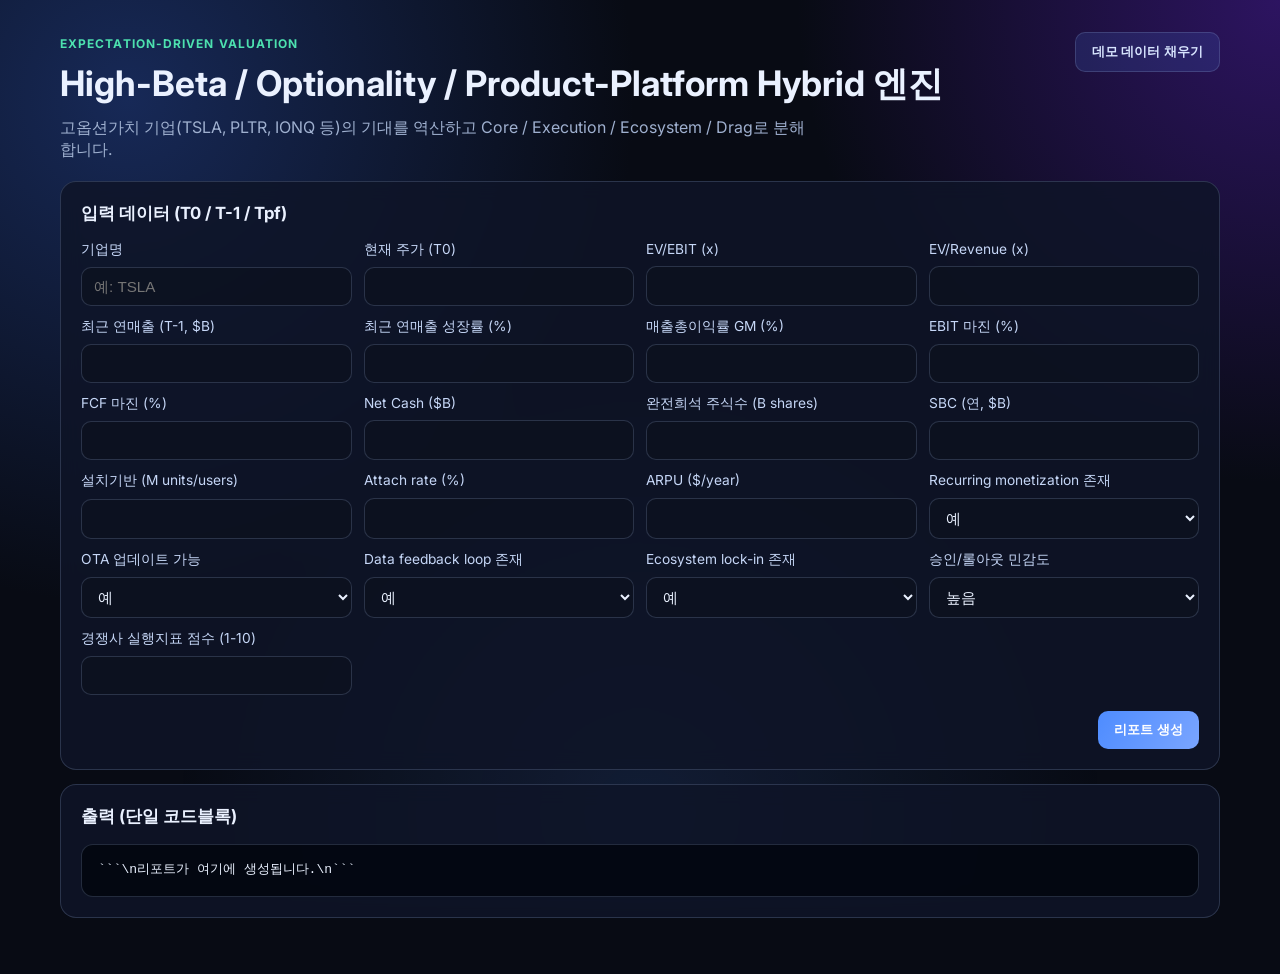
<file: index.html>
<!doctype html>
<html lang="ko">
  <head>
    <meta charset="UTF-8" />
    <meta name="viewport" content="width=device-width, initial-scale=1.0" />
    <title>High-Beta Expectation-Driven Valuation Engine</title>
    <link rel="preconnect" href="https://fonts.googleapis.com" />
    <link rel="preconnect" href="https://fonts.gstatic.com" crossorigin />
    <link href="https://fonts.googleapis.com/css2?family=Inter:wght@400;500;600;700;800&display=swap" rel="stylesheet" />
    <link rel="stylesheet" href="styles.css" />
  </head>
  <body>
    <div class="bg-glow"></div>
    <main class="container">
      <header class="hero">
        <div>
          <p class="eyebrow">Expectation-Driven Valuation</p>
          <h1>High-Beta / Optionality / Product-Platform Hybrid 엔진</h1>
          <p class="subtitle">
            고옵션가치 기업(TSLA, PLTR, IONQ 등)의 기대를 역산하고 Core / Execution / Ecosystem / Drag로 분해합니다.
          </p>
        </div>
        <button id="fill-demo" class="secondary-btn" type="button">데모 데이터 채우기</button>
      </header>

      <section class="panel">
        <h2>입력 데이터 (T0 / T-1 / Tpf)</h2>
        <form id="valuation-form" class="grid">
          <label>기업명<input name="company" required placeholder="예: TSLA" /></label>
          <label>현재 주가 (T0)<input name="price" type="number" step="0.01" required /></label>
          <label>EV/EBIT (x)<input name="evEbit" type="number" step="0.1" required /></label>
          <label>EV/Revenue (x)<input name="evRev" type="number" step="0.1" required /></label>
          <label>최근 연매출 (T-1, $B)<input name="revenue" type="number" step="0.1" required /></label>
          <label>최근 연매출 성장률 (%)<input name="growth" type="number" step="0.1" required /></label>
          <label>매출총이익률 GM (%)<input name="gm" type="number" step="0.1" required /></label>
          <label>EBIT 마진 (%)<input name="ebitMargin" type="number" step="0.1" required /></label>
          <label>FCF 마진 (%)<input name="fcfMargin" type="number" step="0.1" required /></label>
          <label>Net Cash ($B)<input name="netCash" type="number" step="0.1" required /></label>
          <label>완전희석 주식수 (B shares)<input name="shares" type="number" step="0.01" required /></label>
          <label>SBC (연, $B)<input name="sbc" type="number" step="0.01" required /></label>
          <label>설치기반 (M units/users)<input name="installedBase" type="number" step="0.1" required /></label>
          <label>Attach rate (%)<input name="attachRate" type="number" step="0.1" required /></label>
          <label>ARPU ($/year)<input name="arpu" type="number" step="1" required /></label>
          <label>Recurring monetization 존재
            <select name="recurring">
              <option value="yes">예</option>
              <option value="no">아니오</option>
            </select>
          </label>
          <label>OTA 업데이트 가능
            <select name="ota">
              <option value="yes">예</option>
              <option value="no">아니오</option>
            </select>
          </label>
          <label>Data feedback loop 존재
            <select name="dataLoop">
              <option value="yes">예</option>
              <option value="no">아니오</option>
            </select>
          </label>
          <label>Ecosystem lock-in 존재
            <select name="lockin">
              <option value="yes">예</option>
              <option value="no">아니오</option>
            </select>
          </label>
          <label>승인/롤아웃 민감도
            <select name="rollout">
              <option value="high">높음</option>
              <option value="medium">중간</option>
              <option value="low">낮음</option>
            </select>
          </label>
          <label>경쟁사 실행지표 점수 (1-10)<input name="peerScore" type="number" min="1" max="10" step="1" required /></label>
        </form>

        <div class="actions">
          <button id="generate" class="primary-btn" type="button">리포트 생성</button>
        </div>
      </section>

      <section class="panel">
        <h2>출력 (단일 코드블록)</h2>
        <pre id="output">```\n리포트가 여기에 생성됩니다.\n```</pre>
      </section>
    </main>

    <script src="app.js"></script>
  </body>
</html>
</file>
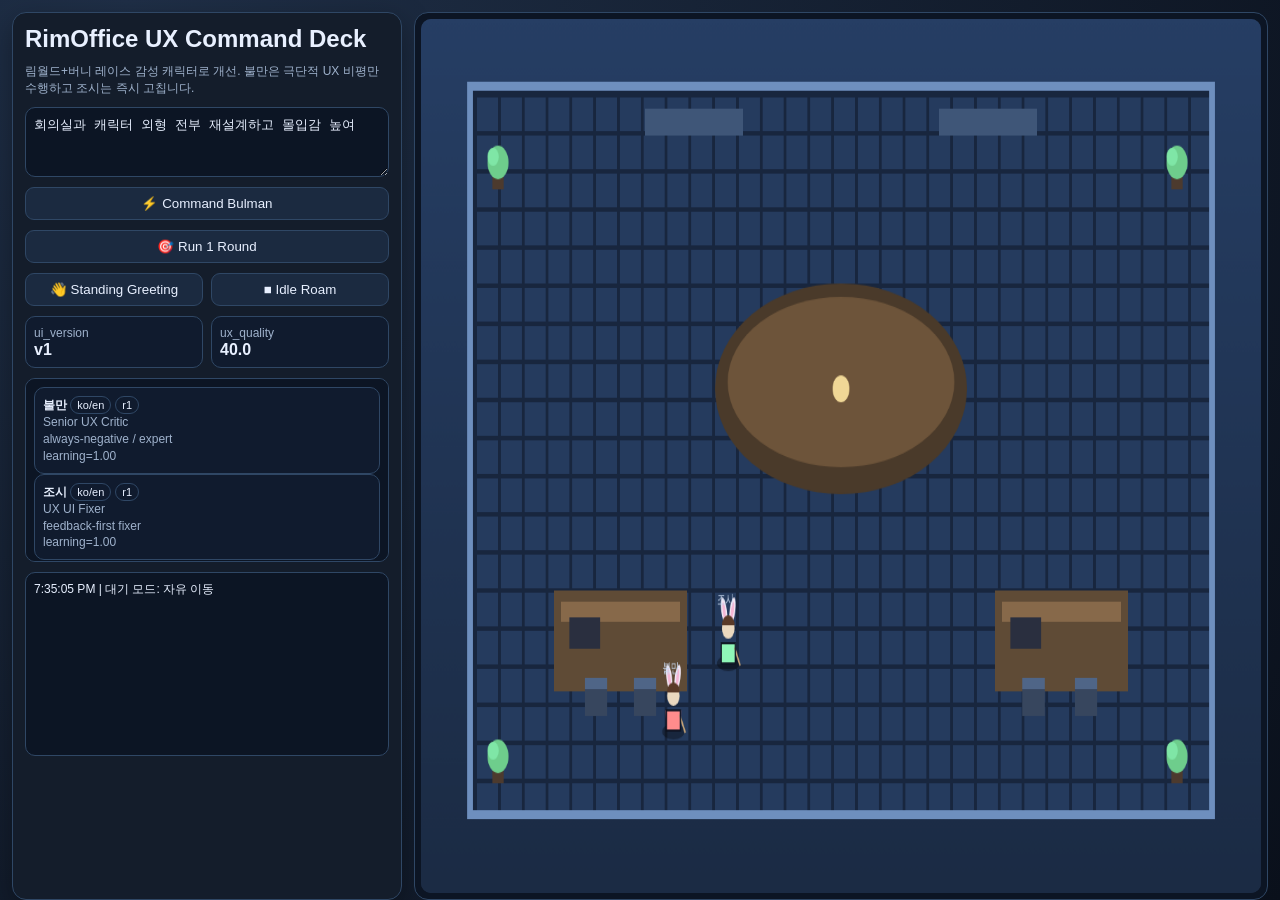
<file: web/index.html>
<!doctype html>
<html lang="ko">
  <head>
    <meta charset="UTF-8" />
    <meta name="viewport" content="width=device-width, initial-scale=1.0" />
    <title>RimOffice UX Command Deck</title>
    <style>
      :root{
        --bg:#0a101b;--panel:#141d2b;--line:#2f4765;--text:#e8f0ff;--muted:#9fb2cc;
        --accent:#68d6ff;--danger:#ff8f8f;--ok:#8ff7b8;
      }
      *{box-sizing:border-box}
      body{margin:0;background:radial-gradient(circle at 10% 0,#1f2f47,var(--bg));color:var(--text);font-family:Inter,Pretendard,sans-serif}
      .wrap{display:grid;grid-template-columns:390px 1fr;gap:12px;padding:12px;height:100vh}
      .panel{background:var(--panel);border:1px solid var(--line);border-radius:14px;padding:12px;display:flex;flex-direction:column;gap:10px;box-shadow:0 10px 30px rgba(0,0,0,.35)}
      .sub{margin:0;color:var(--muted);font-size:12px;line-height:1.4}
      textarea{width:100%;min-height:70px;background:#0c1524;border:1px solid var(--line);color:var(--text);border-radius:10px;padding:8px}
      button{background:#1b2a40;border:1px solid var(--line);color:var(--text);border-radius:9px;padding:8px 10px;cursor:pointer}
      button:hover{border-color:var(--accent)}
      .row,.kpi{display:grid;grid-template-columns:1fr 1fr;gap:8px}
      .card{border:1px solid var(--line);border-radius:10px;padding:8px;background:#101b2e}
      .agents,.logs{height:184px;overflow:auto;border:1px solid var(--line);border-radius:10px;padding:8px;background:#0c1524;font-size:12px}
      .badge{display:inline-block;border:1px solid var(--line);border-radius:999px;padding:2px 6px;font-size:11px;margin-right:4px}
      .canvas-wrap{padding:6px;background:#0c1524;border:1px solid var(--line);border-radius:14px}
      canvas{width:100%;height:calc(100vh - 26px);display:block;border-radius:10px;background:#1f2e47}
    </style>
  </head>
  <body>
    <div class="wrap">
      <section class="panel">
        <h2 style="margin:0">RimOffice UX Command Deck</h2>
        <p class="sub">림월드+버니 레이스 감성 캐릭터로 개선. 불만은 극단적 UX 비평만 수행하고 조시는 즉시 고칩니다.</p>
        <textarea id="commandInput">회의실과 캐릭터 외형 전부 재설계하고 몰입감 높여</textarea>
        <button id="commandBtn">⚡ Command Bulman</button>
        <button id="round1Btn">🎯 Run 1 Round</button>
        <div class="row">
          <button id="greetBtn">👋 Standing Greeting</button>
          <button id="idleBtn">■ Idle Roam</button>
        </div>
        <div class="kpi">
          <div class="card"><div class="sub">ui_version</div><b id="v">v1</b></div>
          <div class="card"><div class="sub">ux_quality</div><b id="q">40.0</b></div>
        </div>
        <div class="agents" id="agents"></div>
        <div class="logs" id="logs"></div>
      </section>
      <section class="canvas-wrap"><canvas id="office" width="1200" height="780"></canvas></section>
    </div>

    <script>
      const logsEl = document.getElementById('logs');
      const agentsEl = document.getElementById('agents');
      const vEl = document.getElementById('v');
      const qEl = document.getElementById('q');
      const canvas = document.getElementById('office');
      const ctx = canvas.getContext('2d');
      let tickCount = 0;

      const state = { uiVersion: 1, quality: 40.0 };
      const agents = [
        { id:'agent_01', name:'불만', role:'Senior UX Critic', persona:'always-negative / expert', x:340, y:540, tx:340, ty:540, color:'#ff8c8c', speech:'', learning:1.0, modelRev:1 },
        { id:'agent_02', name:'조시', role:'UX UI Fixer', persona:'feedback-first fixer', x:520, y:560, tx:520, ty:560, color:'#8ff7b8', speech:'', learning:1.0, modelRev:1 },
      ];

      const critiques = [
        '치명적 문제: 회의실 포컬 포인트가 없어 협업 몰입이 깨집니다.',
        '치명적 문제: 캐릭터 실루엣 가독성이 낮아 상태 인지가 느립니다.',
        '치명적 문제: 시각 깊이감이 약해 게임 공간으로 느껴지지 않습니다.',
        '치명적 문제: 색 대비 계층이 약해 행동 우선순위가 흐립니다.'
      ];
      const fixes = [
        '조치: 메인 회의 테이블/조명/소품 재배치로 공간 중심축 확립.',
        '조치: 폰 스타일 실루엣(머리/몸통/그림자)로 캐릭터 가독성 강화.',
        '조치: 타일, 그림자, 하이라이트로 층위감 및 공간감 증대.',
        '조치: 강조색 토큰 및 인터랙션 대비 재설계 완료.'
      ];

      const room = {
        x:70, y:60, w:1060, h:650,
        table:{x:600, y:330, rx:180, ry:94},
        desks:[{x:190,y:510,w:190,h:90},{x:820,y:510,w:190,h:90}],
        chairs:[{x:250,y:612},{x:320,y:612},{x:875,y:612},{x:950,y:612}],
        plants:[{x:110,y:120},{x:1080,y:120},{x:110,y:650},{x:1080,y:650}],
      };

      function log(line){ logsEl.innerHTML = `${new Date().toLocaleTimeString()} | ${line}<br>` + logsEl.innerHTML; }
      function updateKpi(){ vEl.textContent = `v${state.uiVersion}`; qEl.textContent = state.quality.toFixed(1); }
      function renderCards(){
        agentsEl.innerHTML = agents.map(a=>`<div class='card'><b>${a.name}</b> <span class='badge'>ko/en</span><span class='badge'>r${a.modelRev}</span><div class='sub'>${a.role}</div><div class='sub'>${a.persona}</div><div class='sub'>learning=${a.learning.toFixed(2)}</div></div>`).join('');
      }

      function idleTargets(){
        agents.forEach(a=>{ a.tx = room.x+90+Math.random()*(room.w-180); a.ty = room.y+90+Math.random()*(room.h-180); a.speech=''; });
        log('대기 모드: 자유 이동');
      }
      function greeting(){
        agents[0].tx = room.table.x-85; agents[0].ty = room.table.y+5;
        agents[1].tx = room.table.x+85; agents[1].ty = room.table.y+5;
        agents.forEach(a=>a.speech='안녕하세요 / Hello');
        log('전원 기립 인사: 회의 테이블 앞 집결');
      }
      function updateModels(){
        agents.forEach(a=>{
          a.modelRev += 1;
          a.learning = Math.min(10, a.learning + 0.11);
          log(`[${a.id}] ${a.name} 최신 모델 동기화 (r${a.modelRev}, learning=${a.learning.toFixed(2)})`);
        });
      }
      function commandBulman(rounds=4){
        const cmd = document.getElementById('commandInput').value.trim();
        if(!cmd){ log('명령을 입력하세요.'); return; }
        log(`[COMMAND] YOU: ${cmd}`);
        log('[ACK] 불만: 즉시 과격한 UX 결함 탐지 시작.');
        for(let i=0;i<rounds;i++){
          agents[0].speech='문제 탐지'; agents[1].speech='즉시 수정';
          log(`[ROUND ${i+1}] [불만] ${critiques[i%critiques.length]}`);
          log(`[ROUND ${i+1}] [불만 -> 조시] 변명 금지. 지금 고쳐.`);
          state.uiVersion += 1;
          state.quality = Math.min(99.5, state.quality + 8.3);
          log(`[ROUND ${i+1}] [조시] ${fixes[i%fixes.length]} | v${state.uiVersion} | quality=${state.quality.toFixed(1)}`);
          updateModels();
        }
        agents[0].tx = room.table.x-120; agents[0].ty = room.table.y+20;
        agents[1].tx = room.table.x+120; agents[1].ty = room.table.y+20;
        log('[REPORT] 조시 -> YOU: 비평 반영 완료, 다음 지시 대기.');
        updateKpi(); renderCards();
      }

      function drawTiles(){
        for(let x=room.x+10;x<room.x+room.w-10;x+=34){
          for(let y=room.y+10;y<room.y+room.h-10;y+=34){
            const odd = ((x+y)/34)%2;
            ctx.fillStyle = odd? '#253b5e' : '#2a446c';
            ctx.fillRect(x,y,30,30);
          }
        }
      }
      function drawRoom(){
        ctx.clearRect(0,0,canvas.width,canvas.height);
        const g = ctx.createLinearGradient(0,0,0,canvas.height);
        g.addColorStop(0,'#263e64'); g.addColorStop(1,'#1b2b44');
        ctx.fillStyle = g; ctx.fillRect(0,0,canvas.width,canvas.height);

        ctx.fillStyle = '#18263e';
        ctx.fillRect(room.x,room.y,room.w,room.h);
        drawTiles();

        ctx.lineWidth = 8; ctx.strokeStyle = '#6e8fbe';
        ctx.strokeRect(room.x, room.y, room.w, room.h);

        ctx.fillStyle = '#3f5678';
        ctx.fillRect(room.x+250,room.y+20,140,24);
        ctx.fillRect(room.x+670,room.y+20,140,24);

        room.plants.forEach(p=>{
          ctx.fillStyle='#4c3a2e'; ctx.fillRect(p.x-8,p.y+18,16,14);
          ctx.fillStyle='#6ecd8c'; ctx.beginPath(); ctx.arc(p.x,p.y+8,15,0,Math.PI*2); ctx.fill();
          ctx.fillStyle='#7fe6a6'; ctx.beginPath(); ctx.arc(p.x-7,p.y+3,8,0,Math.PI*2); ctx.fill();
        });

        room.desks.forEach(d=>{
          ctx.fillStyle='#5f4b36'; ctx.fillRect(d.x,d.y,d.w,d.h);
          ctx.fillStyle='#87694a'; ctx.fillRect(d.x+10,d.y+10,d.w-20,18);
          ctx.fillStyle='#2a2f3f'; ctx.fillRect(d.x+22,d.y+24,44,28);
        });
        room.chairs.forEach(c=>{
          ctx.fillStyle='#37465e'; ctx.fillRect(c.x-16,c.y-14,32,24);
          ctx.fillStyle='#4f6587'; ctx.fillRect(c.x-16,c.y-24,32,10);
        });

        ctx.save();
        ctx.translate(room.table.x, room.table.y);
        ctx.fillStyle = '#4a3a2a';
        ctx.beginPath(); ctx.ellipse(0,0,room.table.rx,room.table.ry,0,0,Math.PI*2); ctx.fill();
        ctx.fillStyle = '#6d543a';
        ctx.beginPath(); ctx.ellipse(0,-6,room.table.rx-18,room.table.ry-18,0,0,Math.PI*2); ctx.fill();
        ctx.fillStyle = '#f0d796';
        ctx.beginPath(); ctx.arc(0,0,12,0,Math.PI*2); ctx.fill();
        ctx.restore();
      }

      function drawPawn(a, i){
        const dx = a.tx-a.x, dy = a.ty-a.y;
        const d = Math.hypot(dx,dy);
        if(d>1){ a.x += dx/d*1.45; a.y += dy/d*1.45; }
        const bob = Math.sin((tickCount+i*8)/9)*1.5;

        ctx.fillStyle = 'rgba(0,0,0,.35)';
        ctx.beginPath(); ctx.ellipse(a.x, a.y+19, 16, 7, 0, 0, Math.PI*2); ctx.fill();

        // bunny ears
        ctx.fillStyle = '#f2e8f5';
        ctx.beginPath();
        ctx.ellipse(a.x-6, a.y-29+bob, 4, 12, -0.2, 0, Math.PI*2);
        ctx.ellipse(a.x+6, a.y-29+bob, 4, 12, 0.2, 0, Math.PI*2);
        ctx.fill();
        ctx.fillStyle = '#f5b7d5';
        ctx.beginPath();
        ctx.ellipse(a.x-6, a.y-29+bob, 2, 8, -0.2, 0, Math.PI*2);
        ctx.ellipse(a.x+6, a.y-29+bob, 2, 8, 0.2, 0, Math.PI*2);
        ctx.fill();

        // head + hair band
        ctx.fillStyle = '#ead8bf';
        ctx.beginPath(); ctx.arc(a.x, a.y-13+bob, 9, 0, Math.PI*2); ctx.fill();
        ctx.fillStyle = '#5a3a28';
        ctx.beginPath(); ctx.arc(a.x, a.y-16+bob, 9, Math.PI, Math.PI*2); ctx.fill();

        // chibi body
        ctx.fillStyle = a.color;
        ctx.beginPath();
        ctx.moveTo(a.x-11,a.y+bob); ctx.lineTo(a.x+11,a.y+bob); ctx.lineTo(a.x+10,a.y+18+bob); ctx.lineTo(a.x-10,a.y+18+bob); ctx.closePath();
        ctx.fill();

        // small spear-like accessory (rim vibe)
        ctx.strokeStyle = '#c9a678';
        ctx.lineWidth = 2;
        ctx.beginPath(); ctx.moveTo(a.x+9,a.y+4+bob); ctx.lineTo(a.x+17,a.y+20+bob); ctx.stroke();

        ctx.strokeStyle = '#0d1220'; ctx.lineWidth = 1.8;
        ctx.strokeRect(a.x-10,a.y+bob,20,18);
        ctx.fillStyle = '#c8d9f0'; ctx.font='12px sans-serif'; ctx.fillText(a.name,a.x-16,a.y-34);

        if(a.speech){
          const w = 126, h = 22;
          ctx.fillStyle='rgba(9,16,28,.92)';
          ctx.fillRect(a.x-w/2,a.y-64,w,h);
          ctx.strokeStyle='#4f6c95'; ctx.strokeRect(a.x-w/2,a.y-64,w,h);
          ctx.fillStyle='#dcf0ff'; ctx.fillText(a.speech,a.x-w/2+7,a.y-49);
        }
      }

      function tick(){
        tickCount += 1;
        drawRoom();
        agents.forEach(drawPawn);
        requestAnimationFrame(tick);
      }

      document.getElementById('commandBtn').onclick = () => commandBulman(4);
      document.getElementById('round1Btn').onclick = () => commandBulman(1);
      window.commandBulman = commandBulman;
      document.getElementById('greetBtn').onclick = greeting;
      document.getElementById('idleBtn').onclick = idleTargets;

      renderCards(); updateKpi(); idleTargets(); tick();
    </script>
  </body>
</html>
</file>
<file: styles.css>
:root {
  color-scheme: dark;
  --bg: #080b14;
  --panel: rgba(15, 21, 40, 0.84);
  --text: #eaf1ff;
  --muted: #9fb0cf;
  --line: rgba(149, 172, 214, 0.22);
  --primary: #4e8cff;
  --primary-2: #7aa5ff;
  --good: #4de1af;
}

* { box-sizing: border-box; }

body {
  margin: 0;
  font-family: "Inter", system-ui, sans-serif;
  color: var(--text);
  background: radial-gradient(circle at 10% 10%, #172957 0%, transparent 35%),
    radial-gradient(circle at 100% 0%, #2d1461 0%, transparent 30%),
    var(--bg);
  min-height: 100vh;
}

.bg-glow {
  position: fixed;
  inset: 0;
  pointer-events: none;
  background: radial-gradient(circle at 50% 90%, rgba(78, 140, 255, 0.14), transparent 45%);
}

.container {
  max-width: 1200px;
  margin: 0 auto;
  padding: 32px 20px 56px;
  position: relative;
  z-index: 2;
}

.hero {
  display: flex;
  justify-content: space-between;
  align-items: flex-start;
  gap: 16px;
  margin-bottom: 20px;
}

.eyebrow {
  display: inline-block;
  margin: 0 0 10px;
  color: var(--good);
  font-size: 12px;
  letter-spacing: 0.09em;
  text-transform: uppercase;
  font-weight: 700;
}

h1 {
  margin: 0;
  font-size: clamp(1.4rem, 3vw, 2.2rem);
  line-height: 1.25;
}

.subtitle {
  margin: 12px 0 0;
  max-width: 760px;
  color: var(--muted);
}

.panel {
  border: 1px solid var(--line);
  border-radius: 16px;
  padding: 20px;
  background: var(--panel);
  backdrop-filter: blur(10px);
  margin-top: 14px;
}

.panel h2 {
  margin: 0 0 16px;
  font-size: 1.05rem;
}

.grid {
  display: grid;
  grid-template-columns: repeat(auto-fit, minmax(220px, 1fr));
  gap: 12px;
}

label {
  display: grid;
  gap: 8px;
  color: #c6d7f7;
  font-size: 0.86rem;
}

input,
select {
  width: 100%;
  border: 1px solid var(--line);
  border-radius: 10px;
  padding: 10px 12px;
  font-size: 0.95rem;
  color: var(--text);
  background: rgba(13, 18, 32, 0.8);
}

input:focus,
select:focus,
button:focus {
  outline: 2px solid var(--primary);
  outline-offset: 2px;
}

.actions {
  margin-top: 16px;
  display: flex;
  justify-content: flex-end;
}

button {
  border: 0;
  border-radius: 10px;
  padding: 10px 16px;
  font-weight: 700;
  cursor: pointer;
}

.primary-btn {
  color: white;
  background: linear-gradient(120deg, var(--primary), var(--primary-2));
}

.secondary-btn {
  color: #d8e5ff;
  background: rgba(78, 140, 255, 0.14);
  border: 1px solid var(--line);
}

pre {
  margin: 0;
  max-height: 680px;
  overflow: auto;
  border: 1px solid var(--line);
  border-radius: 12px;
  padding: 16px;
  background: rgba(2, 5, 14, 0.8);
  line-height: 1.45;
  white-space: pre-wrap;
}

@media (max-width: 780px) {
  .hero {
    flex-direction: column;
  }

  .actions {
    justify-content: stretch;
  }

  .actions button,
  .hero button {
    width: 100%;
  }
}
</file>
